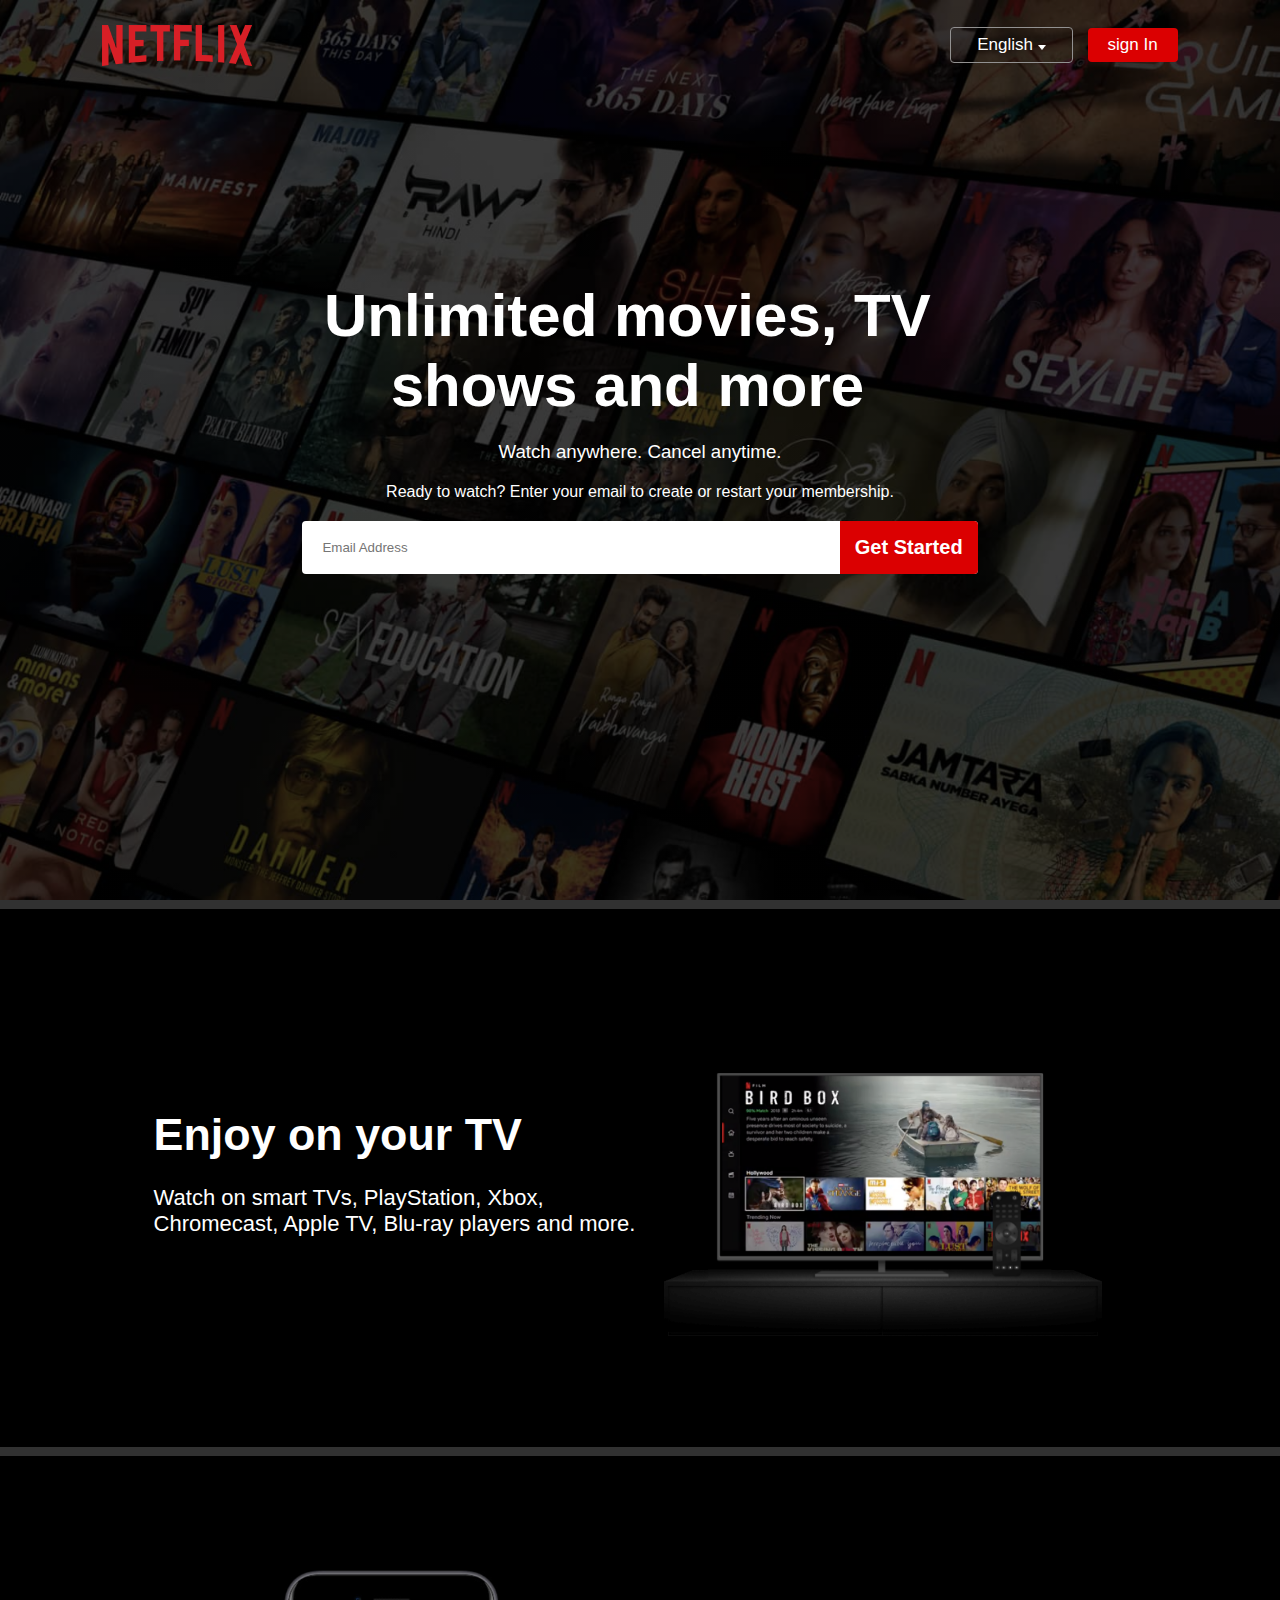
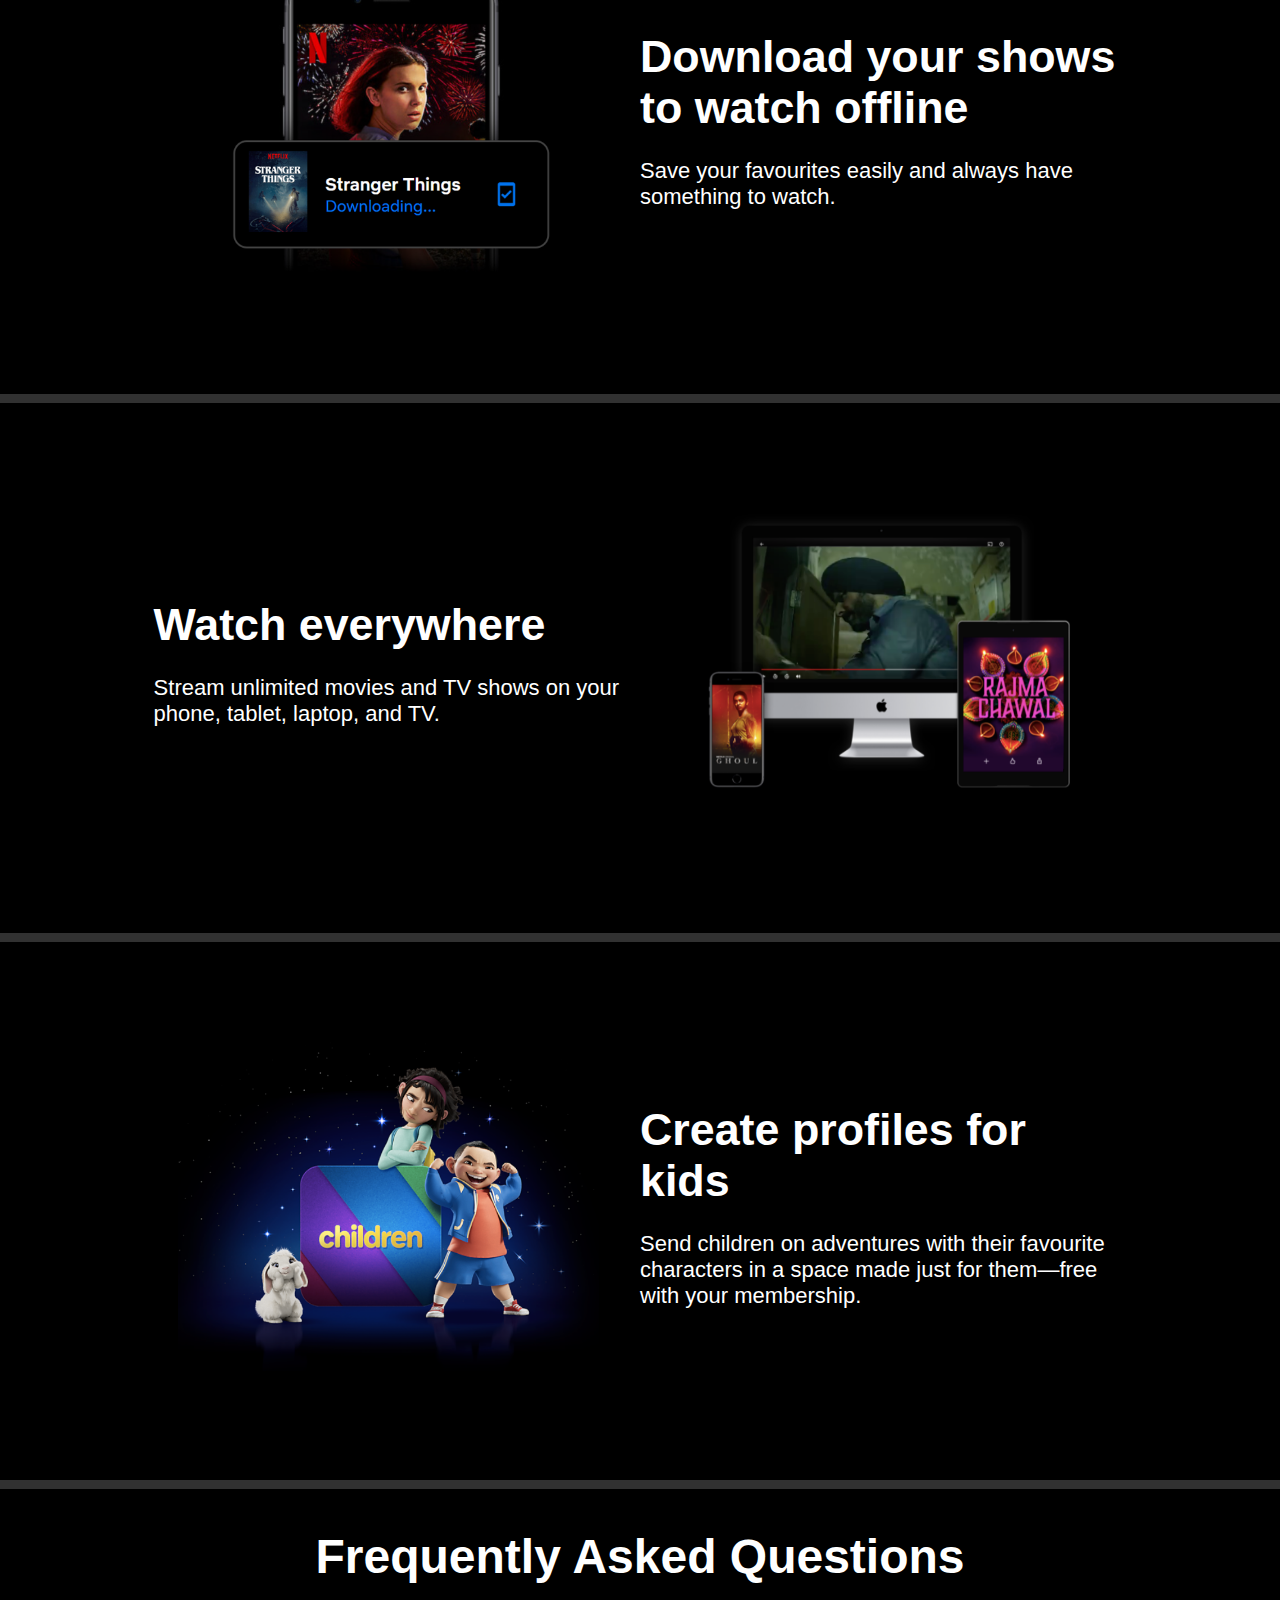
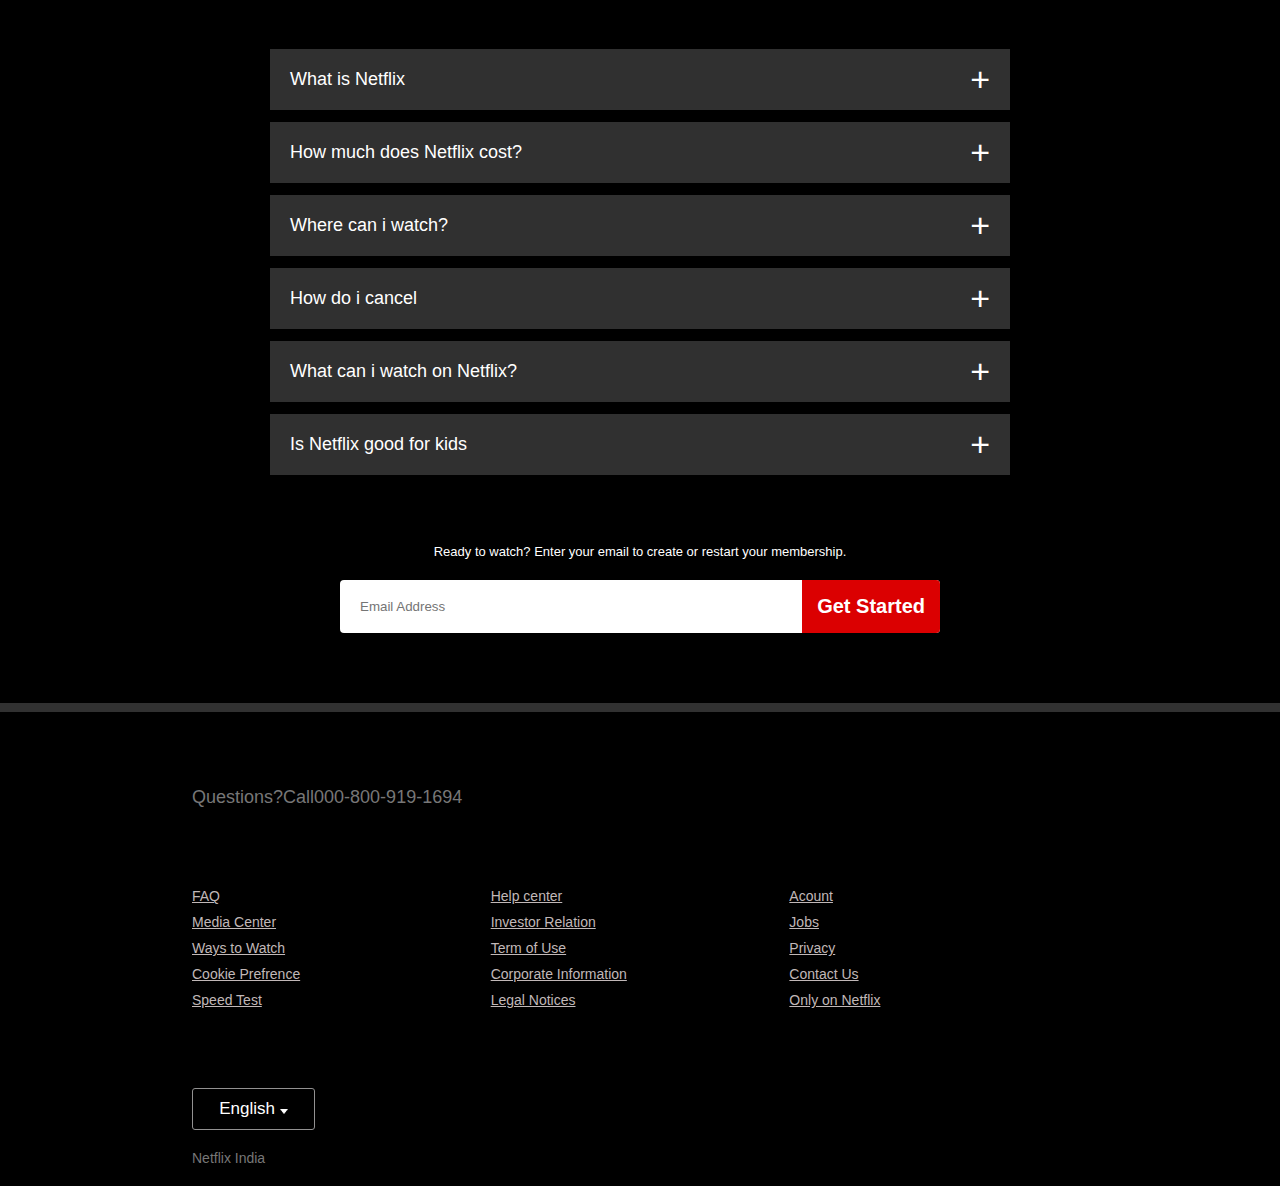
<file: netflix homepage/index.html>
<!DOCTYPE html>
<html lang="en">

<head>
    <meta charset="UTF-8">
    <meta name="viewport" content="width=device-width, initial-scale=1.0">
    <title>Netflix</title>
    <link rel="stylesheet" href="stylesheet.css">
</head>

<body>
    <div class="header">
        <nav>
            <img src="logo.png" class="logo">
            <div>
                <button class="button1">English <img src="down-icon.png" alt=""></button>
                <button>sign In</button>
            </div>
        </nav>
        <div class="main-content">
            <h1> Unlimited movies, TV shows and more</h1>
            <h3>Watch anywhere. Cancel anytime.</h3>
            <p>Ready to watch? Enter your email to create or restart your membership.</p>
            <form class="email"><input type="email" placeholder="Email Address" required>
                <button type="submit">Get Started </button>
            </form>
            
        </div>
    </div>
    <hr class="line">
    <div class="features">
        <div class="row">
            <div class="text-col">
                <h2>Enjoy on your TV</h2>
                <p>Watch on smart TVs, PlayStation, Xbox, Chromecast, Apple TV, Blu-ray players and more.</p>
            </div>
            <div class="img-col">
                <img src="feature-1.png" >
            </div>
            
        </div>

    </div>
    <hr class="divison">
    <div class="features">
        <div class="row">
            <div class="img-col">
                <img src="feature-2.png" >
            </div>
            <div class="text-col">
                <h2>Download your shows to watch offline</h2>
                <p>Save your favourites easily and always have something to watch.</p>
            </div>
            </div></div>
    <hr class="divison">
    <div class="features">
        <div class="row">
            <div class="text-col">
                <h2>Watch everywhere</h2>
                <p>Stream unlimited movies and TV shows on your phone, tablet, laptop, and TV.</p>
            </div>
            <div class="img-col">
                <img src="feature-3.png" >
            </div>
            
        </div></div>
        <hr class="divison">
        <div class="features">
            <div class="row">
                <div class="img-col">
                    <img src="feature-4.png" >
                </div>
                <div class="text-col">
                    <h2>Create profiles for kids</h2>
                    <p>Send children on adventures with their favourite characters in a space made just for them—free with your membership.</p>
                </div>
                </div></div>
        <hr class="divison">

<div class="faq">
    <h2>Frequently Asked Questions</h2>
    <ul class="accordian">
        <li>
            <input type="radio" name="accordian" id="first">
            <label for="first">What is Netflix</label>
            <div class="content">Netflix is a streaming service that offers a wide variety of award-winning TV shows, movies, anime, documentaries and more – on thousands of internet-connected devices.

                You can watch as much as you want, whenever you want, without a single ad – all for one low monthly price. There's always something new to discover, and new TV shows and movies are added every week!</div>
        </li>
        <li>
            <input type="radio" name="accordian" id="second">
            <label for="second">How much does Netflix cost?</label>
            <div class="content">Watch Netflix on your smartphone, tablet, Smart TV, laptop, or streaming device, all for one fixed monthly fee. Plans range from ₹ 149 to ₹ 649 a month. No extra costs, no contracts.</div>
        </li>
        <li>
            <input type="radio" name="accordian" id="third">
            <label for="third">Where can i watch?</label>
            <div class="content">Watch anywhere, anytime. Sign in with your Netflix account to watch instantly on the web at netflix.com from your personal computer or on any internet-connected device that offers the Netflix app, including smart TVs, smartphones, tablets, streaming media players and game consoles.You can also download your favourite shows with the iOS, Android, or Windows 10 app. Use downloads to watch while you're on the go and without an internet connection. Take Netflix with you anywhere.</div>
        </li>
        <li>
            <input type="radio" name="accordian" id="fourth">
            <label for="fourth">How do i cancel</label>
            <div class="content">Netflix is flexible. There are no annoying contracts and no commitments. You can easily cancel your account online in two clicks. There are no cancellation fees – start or stop your account anytime.</div>
        </li>
        <li>
            <input type="radio" name="accordian" id="fifth">
            <label for="fifth">What can i watch on Netflix?</label>
            <div class="content">Netflix has an extensive library of feature films, documentaries, TV shows, anime, award-winning Netflix originals, and more. Watch as much as you want, anytime you want.</div>
        </li>
        <li>
            <input type="radio" name="accordian" id="sixth">
            <label for="sixth">Is Netflix good for kids</label>
            <div class="content">The Netflix Kids experience is included in your membership to give parents control while kids enjoy family-friendly TV shows and films in their own space.

                Kids profiles come with PIN-protected parental controls that let you restrict the maturity rating of content kids can watch and block specific titles you don’t want kids to see.</div>
        </li>
    </ul>
    <small>Ready to watch? Enter your email to create or restart your membership.</small>
    <form class="email"><input type="email" placeholder="Email Address" required>
        <button type="submit">Get Started </button>
    </form>
</div>
<hr class="bottom">
<div class="footer">
    <h2>Questions?Call000-800-919-1694 </h2>
    <div class="row">
        <div class="col">
            <a href="#">FAQ</a>
            <a href="#">Media Center</a>
            <a href="#">Ways to Watch</a>
            <a href="#">Cookie Prefrence</a>
            <a href="#">Speed Test</a>
        </div>
        <div class="col">
            <a href="#">Help center</a>
            <a href="#">Investor Relation</a>
            <a href="#">Term of Use</a>
            <a href="#">Corporate Information</a>
            <a href="#">Legal Notices</a>
        </div>
        <div class="col">
            <a href="#">Acount</a>
            <a href="#">Jobs</a>
            <a href="#">Privacy</a>
            <a href="#">Contact Us </a>
            <a href="#">Only on Netflix</a>
        </div>

    </div>
    <button class="button1">English <img src="down-icon.png" alt=""></button>
    <p class="copyright">Netflix India</p>
</div>
</body>

</html>
</file>
<file: netflix homepage/stylesheet.css>
*{
    margin: 0%;
    padding: 0%;
    font-family: 'popins', sans-serif;
    box-sizing: border-box;
}

body{
    background-color: black;
    color: white;
}
.header{
    width: 100%;
    height: 100vh;
    background-image: linear-gradient(rgba(0,0,0,0.7),rgba(0,0,0,0.7)),url(header-image.png);
    background-size: cover;
    background-position: center;
    padding: 10px 8%;
    position: relative;
}
nav{
    display: flex;
    align-items: center;
    justify-content: space-between;
    padding: 15px 0;
}

.logo{
    width: 150px;
    cursor: pointer;
}
nav button{
    border: 0;
    outline: 0;
    background: #db0001;
    color: #fff;
    padding: 7px 20px;
    font-size: 12px;
    border-radius: 4px;
    margin-left: 10px;
    cursor: pointer;
    font-size: 17px;
        
}
.button1{
    width: 123px;
    background: transparent;
    border: 1px solid rgb(146, 145, 145);
/* display: inline-flex;
align-items: center;
padding: 7px 10px; */
font-size: 17px;
}

.button1 img{
    height: 5px;
}
.main-content{
    text-align: center;
    padding: 200px;
}
.main-content h1{
font-size: 60px;
line-height: 70px;
font-weight: 600;
max-width: 650px;
}
.main-content h3{
    font-weight: 400;
    margin-bottom: 20px;
    margin-top: 20px;
}
.main-content p{
    font-weight: 400;
    margin-bottom: 10px;
}
.email{
    background: #fff;
    border-radius: 4px;
    display: flex;
    align-items: center;
    overflow: hidden;
    margin-top: 20px;

}
.email input{
    flex: 1;
    border: 0;
    outline: 0;
    margin-left: 20px;
}
.email button{
    background: #db0001;
    border: 0;
    outline: 0;
    color: #fff;
    font-size: 20px;
    cursor: pointer;
    padding: 15px;
    font-weight: 600;
}
.line{
    height: 9px;
    background-color: #313131;
    border: #313131;
}
.features{
    padding: 50px 12%;
    font-size: 22px;
}
.row{
    display: flex;
    width: 100%;
    flex-wrap: wrap;
    align-items: center;
    padding: 50px 0;
}
.text-col{
    flex-basis: 50%;
    margin-bottom: 20%;
}
.img-col{
    flex-basis: 50%;
    margin-bottom: 20%;
}
.img-col img{
display: block;
width: 90%;
margin: auto;
}
.features h2{
    font-weight: 900;
    font-size: 2.8rem;
    margin-bottom: 25px;
}
.divison{
    margin-top: -185px;
    width: 100%;
    height: 9px;
    background-color: #313131;
    border: #313131;
}
.faq{
    padding: 10px 12%;
    text-align: center;
    
}
.faq h2{
    font-size: 3rem;
    font-weight: 800;
    margin-top: 30px;
}
.accordian{
    margin: 60px auto;
    width: 100%;
    max-width: 750px;
}

.accordian li{
    list-style: none;
    width: 100%;
    padding: 5px;
}

.accordian li label{
    display: flex;
    align-items: center;
    padding: 20px;
    font-size: 18px;
    font-weight: 500;
    background: #303030;
    margin-bottom: 2px;
    cursor: pointer;
    position: relative;
}

label::after{
    content: "+";
    font-size: 34px;
    position: absolute;
    right: 20px;
    transition: transform 0.5s;
}
input[type="radio"]{
    display: none;
}
.accordian .content{
    background: #303030;
    text-align: left;
    padding: 0 20px;
    max-height: 0;
    overflow: hidden;
    transition: max-height 0.5s, padding 0.5s;
}
.accordian input[type="radio"]:checked + label + .content{
    max-height: 600px;
    padding: 30px 20px;
}
.accordian input[type="radio"]:checked + label::after{
    transform: rotate(135deg);
}
.faq .email {
    max-width: 600px;
    margin: 20px auto 60px;
}
.faq small{
font-size: 13px;
}
.bottom{
margin-bottom: 25px;
height: 9px;
    background-color: #313131;
    border: #313131;
}
.footer{
    padding: 50px 15% 10px;
    color: #777;
}
.footer h2{
    font-size: 18px;
    font-weight: 400;
    margin-bottom: 30px;
}
.footer .col{
flex-basis: 25%;
flex-grow: 1;
margin-bottom: 20px ;
}
.footer .col a{
display: block;
text-decoration: underline;
color: #c1b8b8;
font-size: 14px;
margin-bottom: 10px;
}  
.footer .button1{
    color: #fff;
    padding: 10px 20px;
    border-radius: 3px; 
}
.copyright{
    font-size: 14px;
    margin-top: 20px;
    margin-bottom: 10px;
}
</file>
